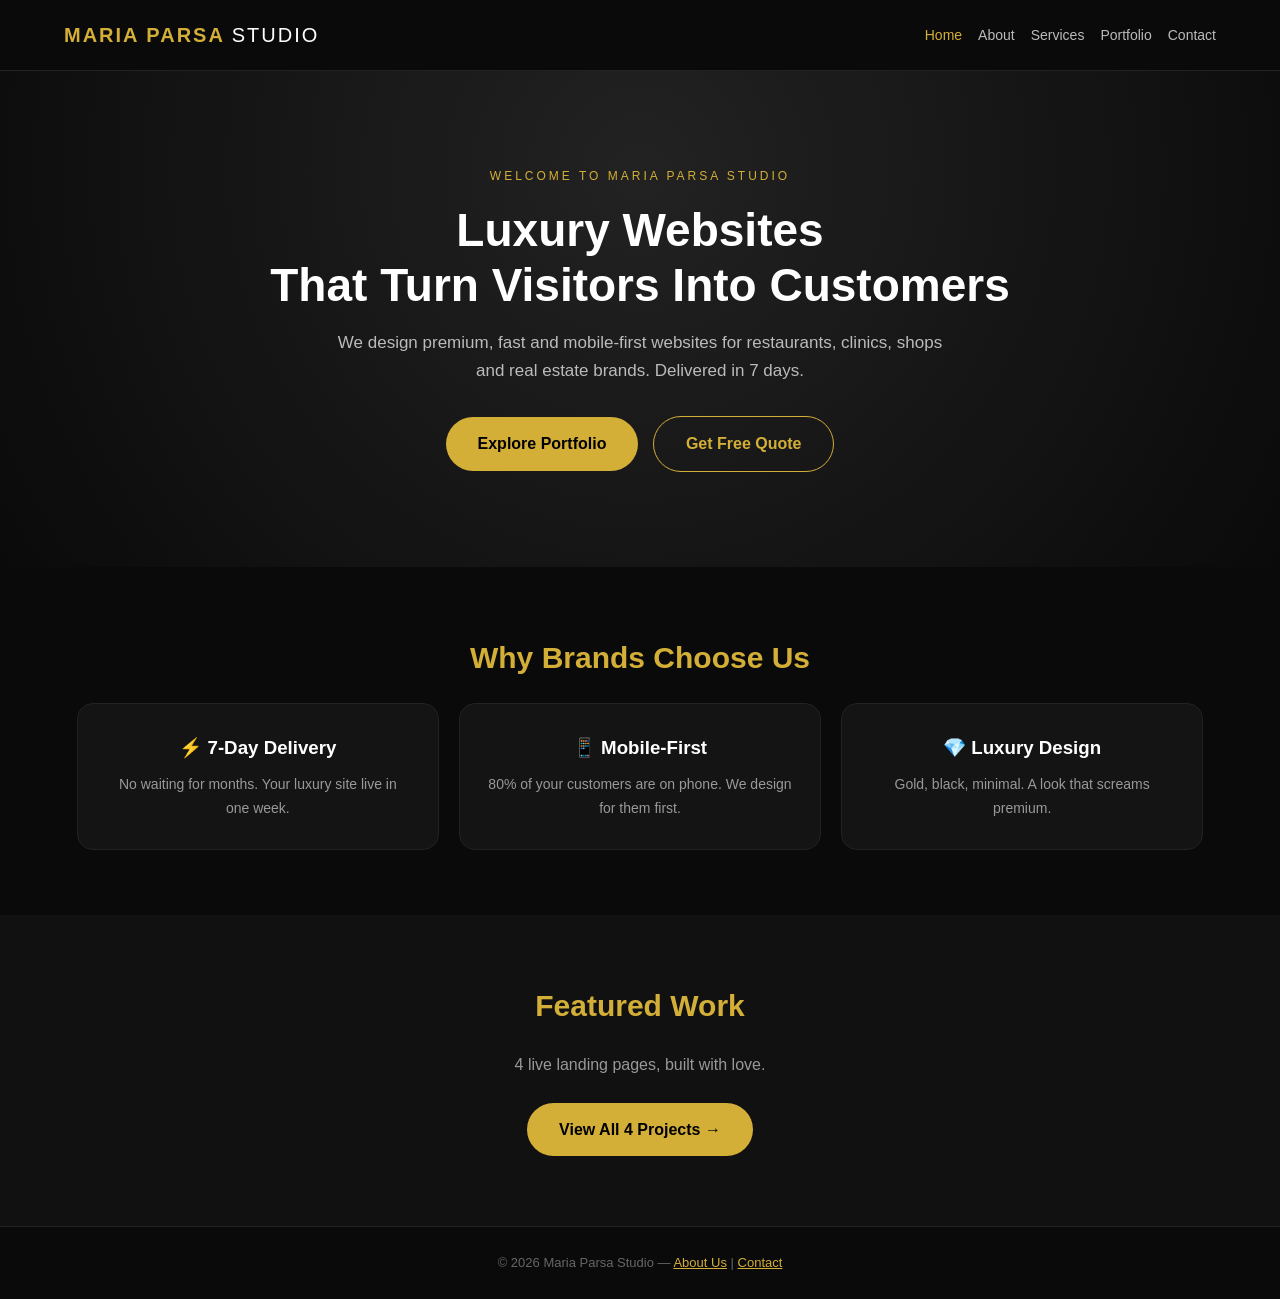
<file: index.html>
<!DOCTYPE html>
<html lang="en">
<head>
<meta charset="UTF-8"><meta name="viewport" content="width=device-width,initial-scale=1">
<title>Maria Parsa Studio — Luxury Websites That Sell</title>
<link rel="stylesheet" href="style.css">
</head>
<body>
<header><div class="logo">MARIA PARSA <span>STUDIO</span></div>
<nav><a href="index.html" class="active">Home</a><a href="about.html">About</a><a href="services.html">Services</a><a href="portfolio.html">Portfolio</a><a href="contact.html">Contact</a></nav></header>
<div class="hero">
<small>WELCOME TO MARIA PARSA STUDIO</small>
<h1>Luxury Websites<br>That Turn Visitors Into Customers</h1>
<p>We design premium, fast and mobile-first websites for restaurants, clinics, shops and real estate brands. Delivered in 7 days.</p>
<a class="btn" href="portfolio.html">Explore Portfolio</a>
<a class="btn btn-outline" href="contact.html">Get Free Quote</a>
</div>
<section><h2>Why Brands Choose Us</h2>
<div class="grid">
<div class="card"><h3>⚡ 7-Day Delivery</h3><p>No waiting for months. Your luxury site live in one week.</p></div>
<div class="card"><h3>📱 Mobile-First</h3><p>80% of your customers are on phone. We design for them first.</p></div>
<div class="card"><h3>💎 Luxury Design</h3><p>Gold, black, minimal. A look that screams premium.</p></div>
</div></section>
<section style="text-align:center;background:#111;">
<h2>Featured Work</h2><p style="color:#999;margin-bottom:20px;">4 live landing pages, built with love.</p>
<a class="btn" href="portfolio.html">View All 4 Projects →</a>
</section>
<footer>© 2026 Maria Parsa Studio — <a href="about.html" style="color:#d4af37;">About Us</a> | <a href="contact.html" style="color:#d4af37;">Contact</a></footer>
</body></html>
</file>
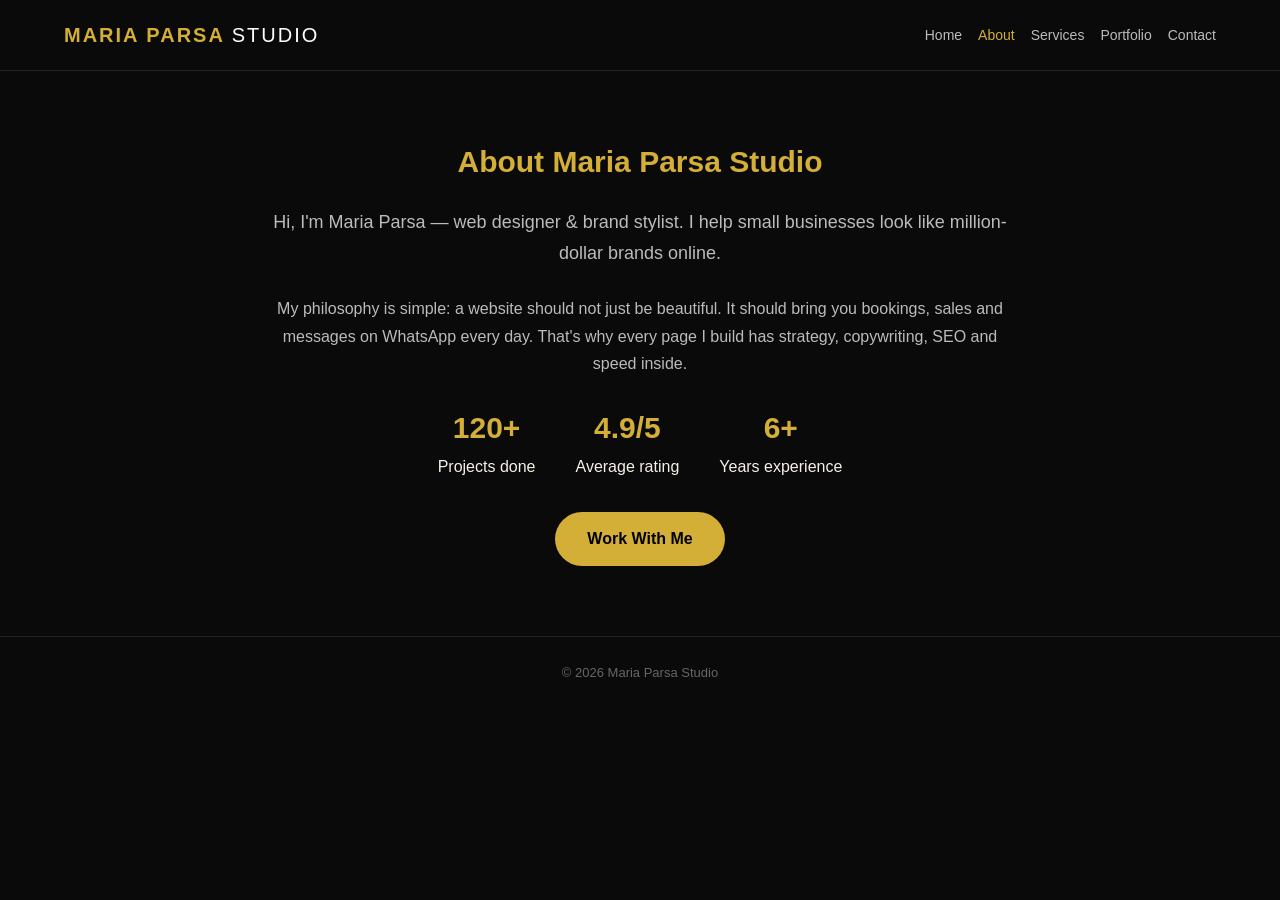
<file: about.html>
<!DOCTYPE html>
<html lang="en"><head><meta charset="UTF-8"><meta name="viewport" content="width=device-width,initial-scale=1"><title>About Us | Maria Parsa Studio</title><link rel="stylesheet" href="style.css"></head>
<body>
<header><div class="logo">MARIA PARSA <span>STUDIO</span></div>
<nav><a href="index.html">Home</a><a href="about.html" class="active">About</a><a href="services.html">Services</a><a href="portfolio.html">Portfolio</a><a href="contact.html">Contact</a></nav></header>
<section><h2>About Maria Parsa Studio</h2>
<div style="max-width:750px;margin:0 auto;text-align:center;">
<p style="color:#bbb;font-size:18px;">Hi, I'm Maria Parsa — web designer & brand stylist. I help small businesses look like million-dollar brands online.</p><br>
<p style="color:#bbb;">My philosophy is simple: a website should not just be beautiful. It should bring you bookings, sales and messages on WhatsApp every day. That's why every page I build has strategy, copywriting, SEO and speed inside.</p>
<div class="stats"><div><b>120+</b>Projects done</div><div><b>4.9/5</b>Average rating</div><div><b>6+</b>Years experience</div></div>
<br><a class="btn" href="contact.html">Work With Me</a>
</div></section>
<footer>© 2026 Maria Parsa Studio</footer>
</body></html>
</file>
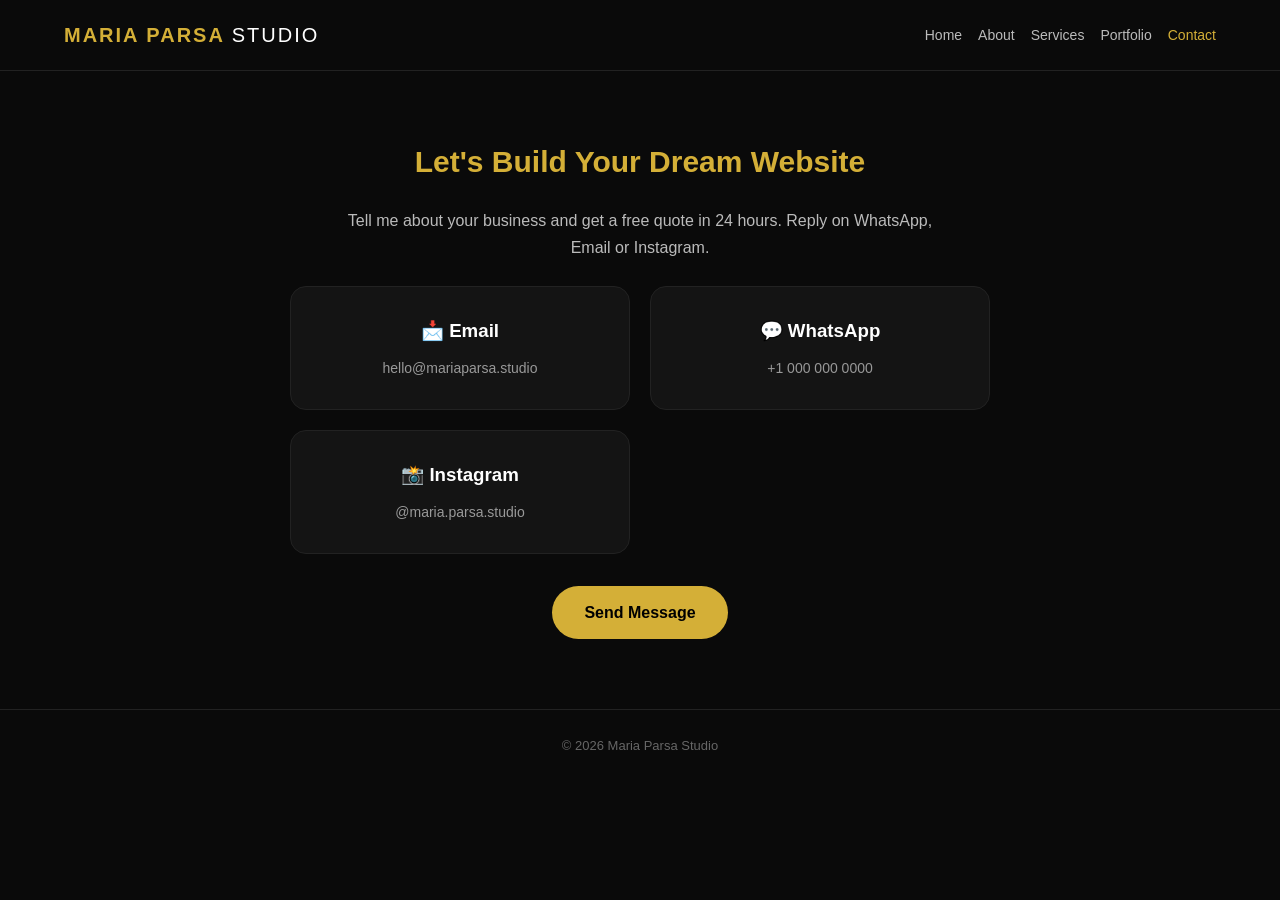
<file: contact.html>
<!DOCTYPE html>
<html lang="en"><head><meta charset="UTF-8"><meta name="viewport" content="width=device-width,initial-scale=1"><title>Contact | Maria Parsa Studio</title><link rel="stylesheet" href="style.css"></head>
<body>
<header><div class="logo">MARIA PARSA <span>STUDIO</span></div>
<nav><a href="index.html">Home</a><a href="about.html">About</a><a href="services.html">Services</a><a href="portfolio.html">Portfolio</a><a href="contact.html" class="active">Contact</a></nav></header>
<section style="text-align:center;"><h2>Let's Build Your Dream Website</h2>
<p style="color:#bbb;max-width:600px;margin:0 auto 25px;">Tell me about your business and get a free quote in 24 hours. Reply on WhatsApp, Email or Instagram.</p>
<div class="grid" style="max-width:700px;margin:0 auto;">
<div class="card"><h3>📩 Email</h3><p>hello@mariaparsa.studio</p></div>
<div class="card"><h3>💬 WhatsApp</h3><p>+1 000 000 0000</p></div>
<div class="card"><h3>📸 Instagram</h3><p>@maria.parsa.studio</p></div>
</div><br><a class="btn" href="#">Send Message</a></section>
<footer>© 2026 Maria Parsa Studio</footer>
</body></html>
</file>
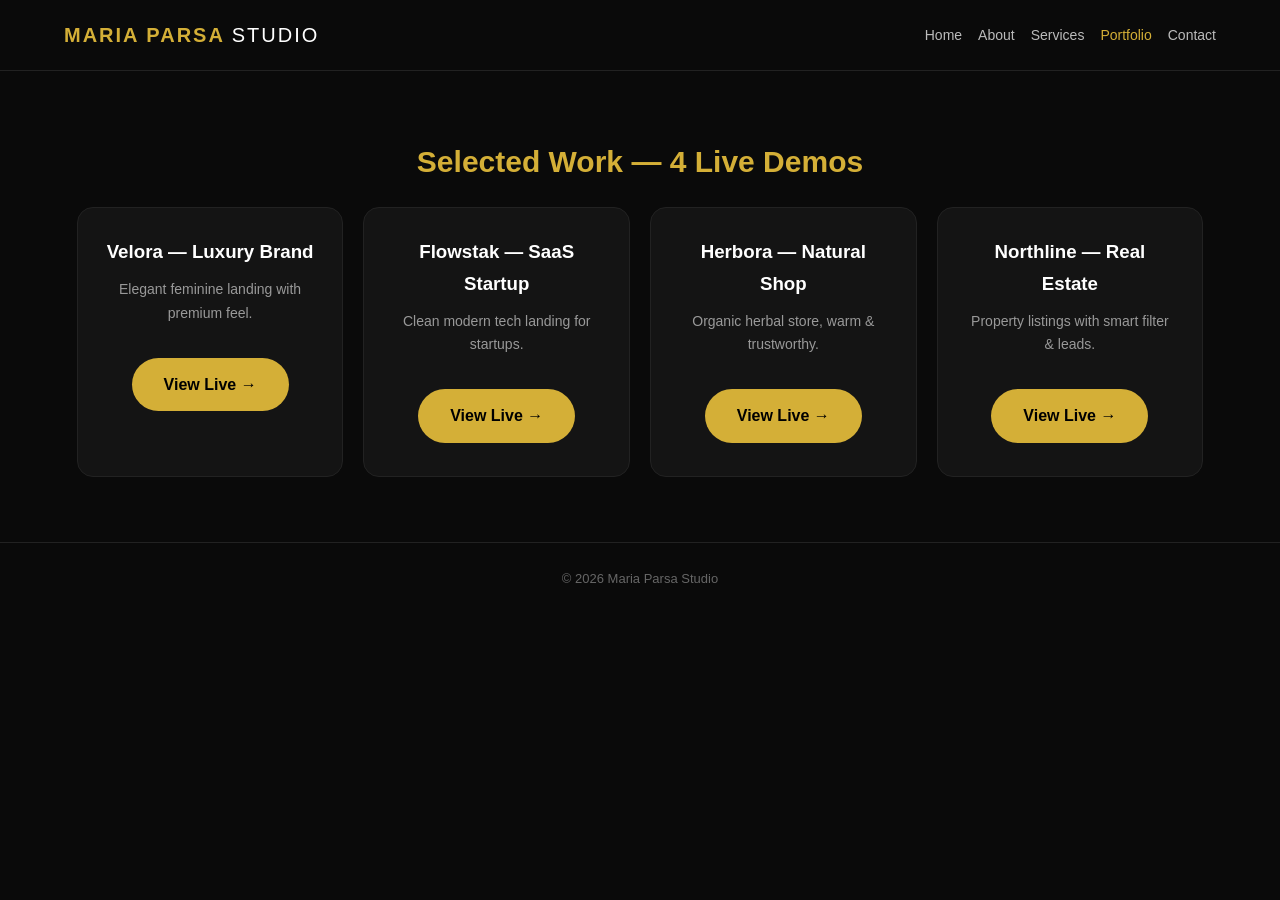
<file: portfolio.html>
<!DOCTYPE html>
<html lang="en"><head><meta charset="UTF-8"><meta name="viewport" content="width=device-width,initial-scale=1"><title>Portfolio | Maria Parsa Studio</title><link rel="stylesheet" href="style.css"></head>
<body>
<header><div class="logo">MARIA PARSA <span>STUDIO</span></div>
<nav><a href="index.html">Home</a><a href="about.html">About</a><a href="services.html">Services</a><a href="portfolio.html" class="active">Portfolio</a><a href="contact.html">Contact</a></nav></header>
<section><h2>Selected Work — 4 Live Demos</h2>
<div class="grid">
<div class="card"><h3>Velora — Luxury Brand</h3><p>Elegant feminine landing with premium feel.</p><br><a class="btn" href="https://maria-parsa-studio.github.io/velora/" target="_blank">View Live →</a></div>
<div class="card"><h3>Flowstak — SaaS Startup</h3><p>Clean modern tech landing for startups.</p><br><a class="btn" href="https://maria-parsa-studio.github.io/flowstak" target="_blank">View Live →</a></div>
<div class="card"><h3>Herbora — Natural Shop</h3><p>Organic herbal store, warm & trustworthy.</p><br><a class="btn" href="https://maria-parsa-studio.github.io/herbora/" target="_blank">View Live →</a></div>
<div class="card"><h3>Northline — Real Estate</h3><p>Property listings with smart filter & leads.</p><br><a class="btn" href="https://maria-parsa-studio.github.io/northline-real-estate/" target="_blank">View Live →</a></div>
</div></section>
<footer>© 2026 Maria Parsa Studio</footer>
</body></html>
</file>
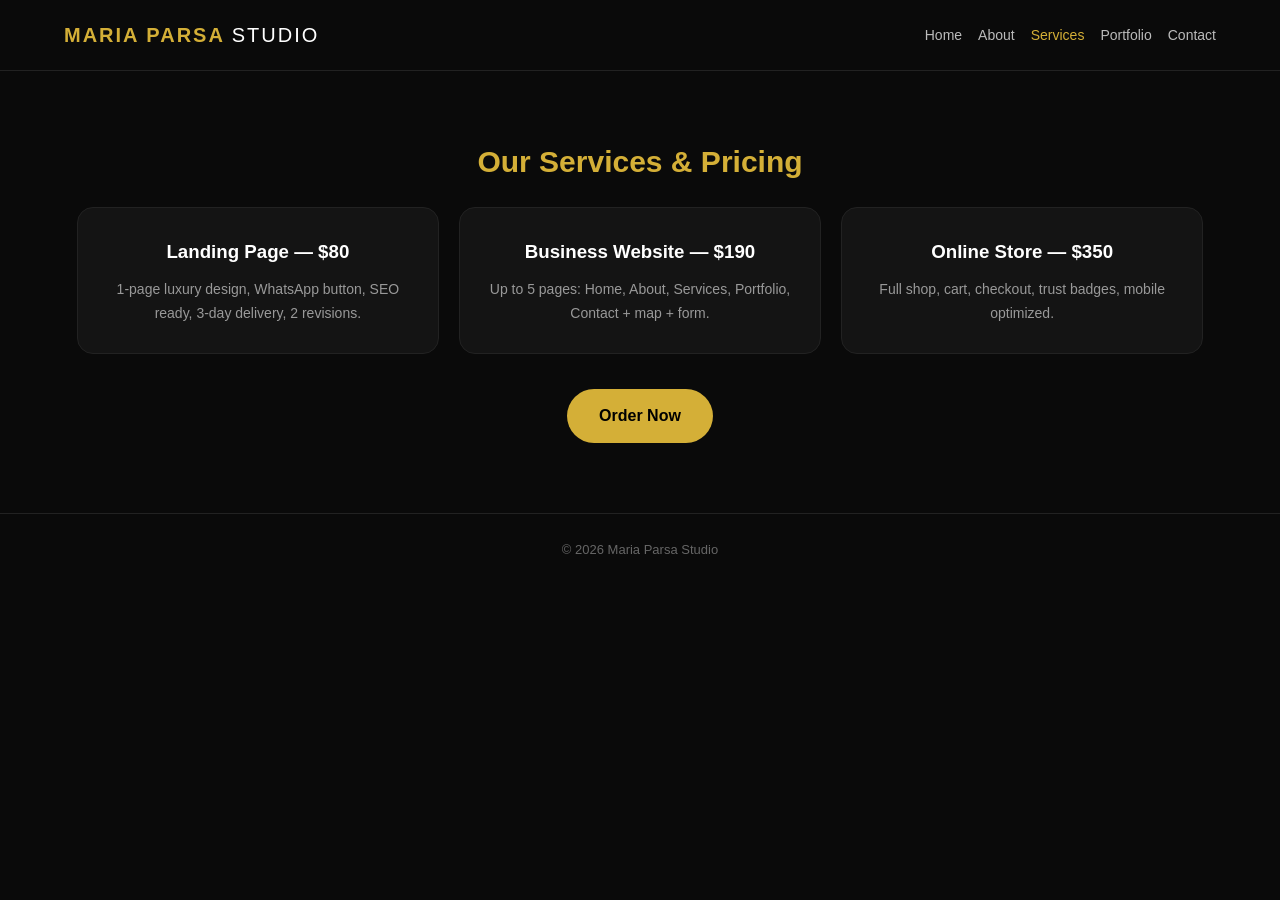
<file: services.html>
<!DOCTYPE html>
<html lang="en"><head><meta charset="UTF-8"><meta name="viewport" content="width=device-width,initial-scale=1"><title>Services | Maria Parsa Studio</title><link rel="stylesheet" href="style.css"></head>
<body>
<header><div class="logo">MARIA PARSA <span>STUDIO</span></div>
<nav><a href="index.html">Home</a><a href="about.html">About</a><a href="services.html" class="active">Services</a><a href="portfolio.html">Portfolio</a><a href="contact.html">Contact</a></nav></header>
<section><h2>Our Services & Pricing</h2>
<div class="grid">
<div class="card"><h3>Landing Page — $80</h3><p>1-page luxury design, WhatsApp button, SEO ready, 3-day delivery, 2 revisions.</p></div>
<div class="card"><h3>Business Website — $190</h3><p>Up to 5 pages: Home, About, Services, Portfolio, Contact + map + form.</p></div>
<div class="card"><h3>Online Store — $350</h3><p>Full shop, cart, checkout, trust badges, mobile optimized.</p></div>
</div>
<div style="text-align:center;margin-top:30px;"><a class="btn" href="contact.html">Order Now</a></div></section>
<footer>© 2026 Maria Parsa Studio</footer>
</body></html>
</file>
<file: style.css>
*{margin:0;padding:0;box-sizing:border-box;font-family:'Segoe UI',Tahoma,sans-serif}
body{background:#0a0a0a;color:#f5f0e6;line-height:1.7}
header{padding:18px 5%;display:flex;justify-content:space-between;align-items:center;border-bottom:1px solid #222;position:sticky;top:0;background:#0a0a0a;flex-wrap:wrap}
.logo{font-size:20px;font-weight:800;letter-spacing:2px;color:#d4af37}.logo span{color:#fff;font-weight:300}
nav a{color:#bbb;text-decoration:none;margin-left:16px;font-size:14px}nav a:hover,nav a.active{color:#d4af37}
.hero{padding:90px 6%;text-align:center;background:radial-gradient(circle at 50% 20%,#222,#0a0a0a)}
.hero small{letter-spacing:3px;color:#d4af37;font-size:12px}
.hero h1{font-size:46px;color:#fff;margin:15px 0;line-height:1.2}
.hero p{max-width:620px;margin:0 auto 25px;color:#bbb;font-size:17px}
.btn{display:inline-block;background:#d4af37;color:#000;padding:13px 32px;border-radius:30px;text-decoration:none;font-weight:700;margin:5px}
.btn-outline{border:1px solid #d4af37;color:#d4af37;background:transparent}
section{padding:65px 6%}h2{color:#d4af37;font-size:30px;margin-bottom:20px;text-align:center}
.grid{display:grid;grid-template-columns:repeat(auto-fit,minmax(230px,1fr));gap:20px}
.card{background:#141414;border:1px solid #222;padding:28px;border-radius:16px;text-align:center}
.card h3{color:#fff;margin-bottom:10px}.card p{color:#999;font-size:14px}
.stats{display:flex;justify-content:center;gap:40px;margin-top:25px;flex-wrap:wrap}.stats b{font-size:30px;color:#d4af37;display:block}
footer{text-align:center;padding:25px;color:#666;border-top:1px solid #222;font-size:13px}
</file>
